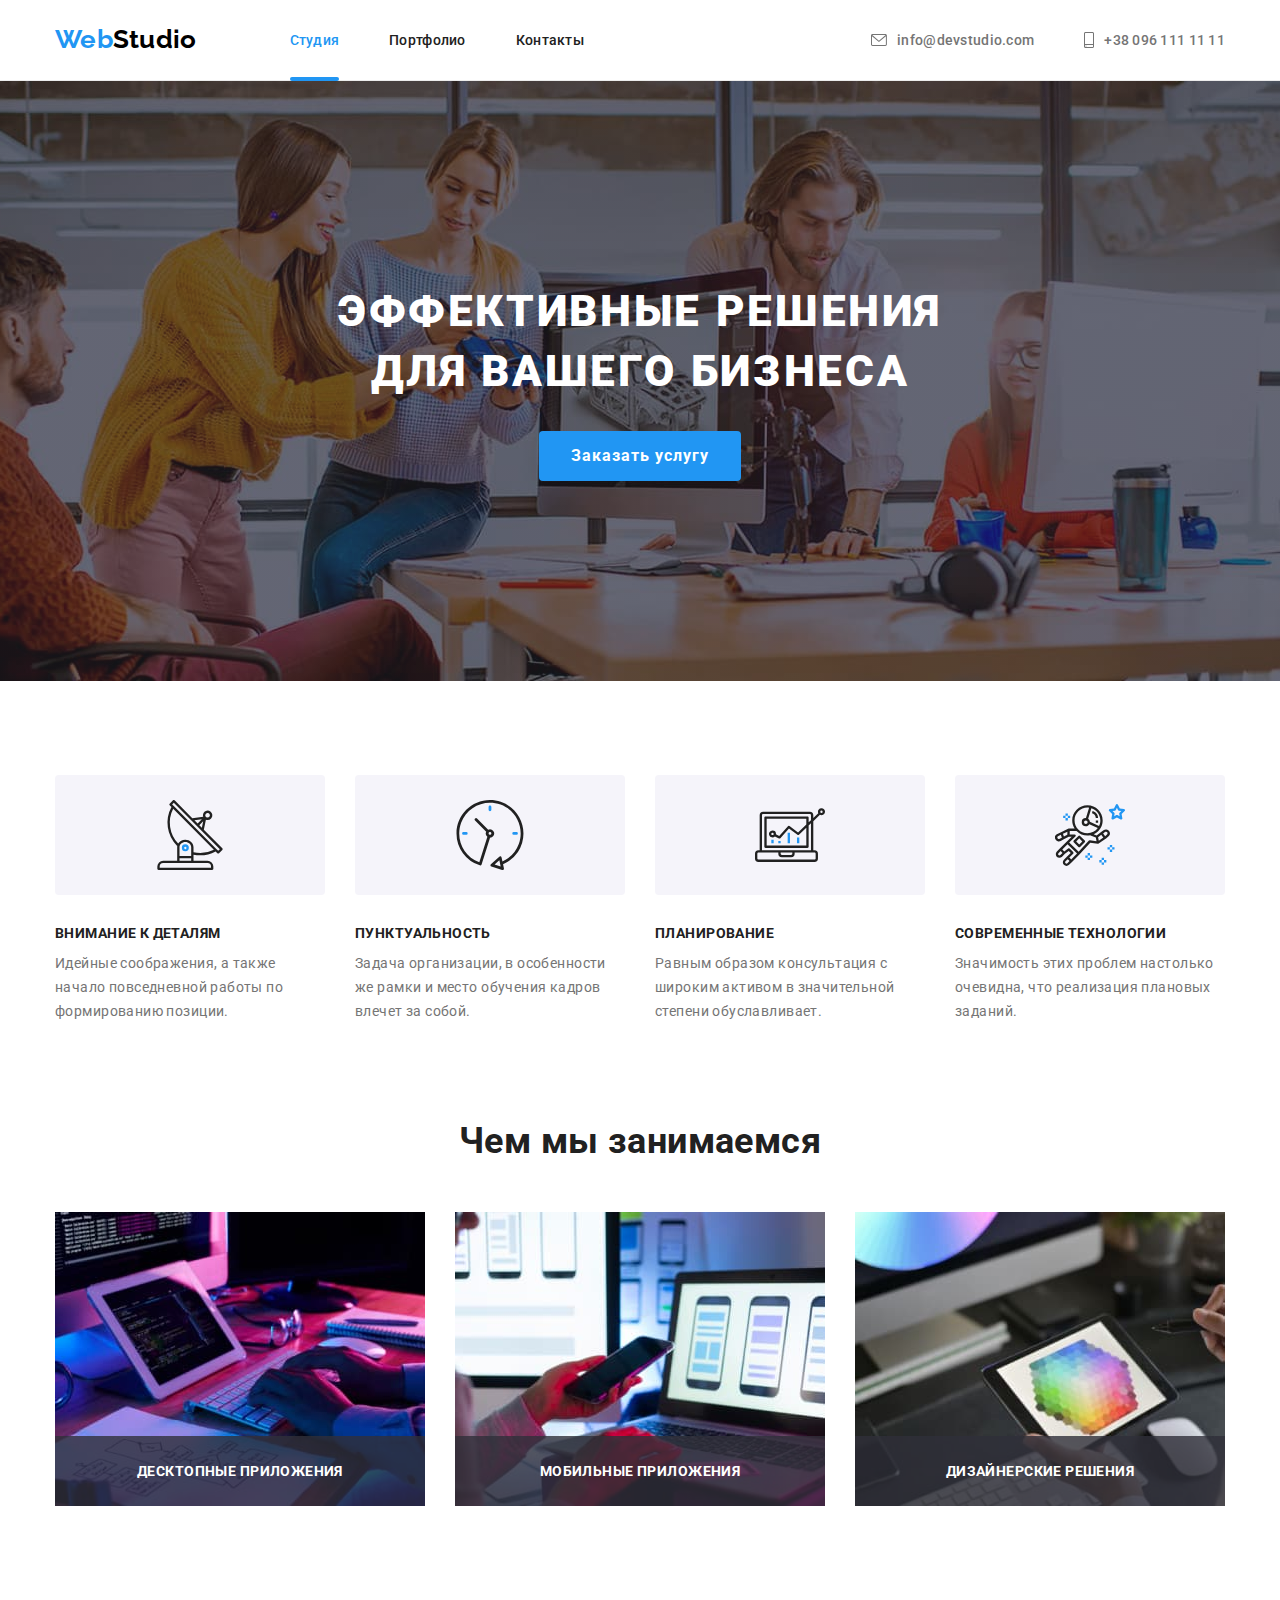
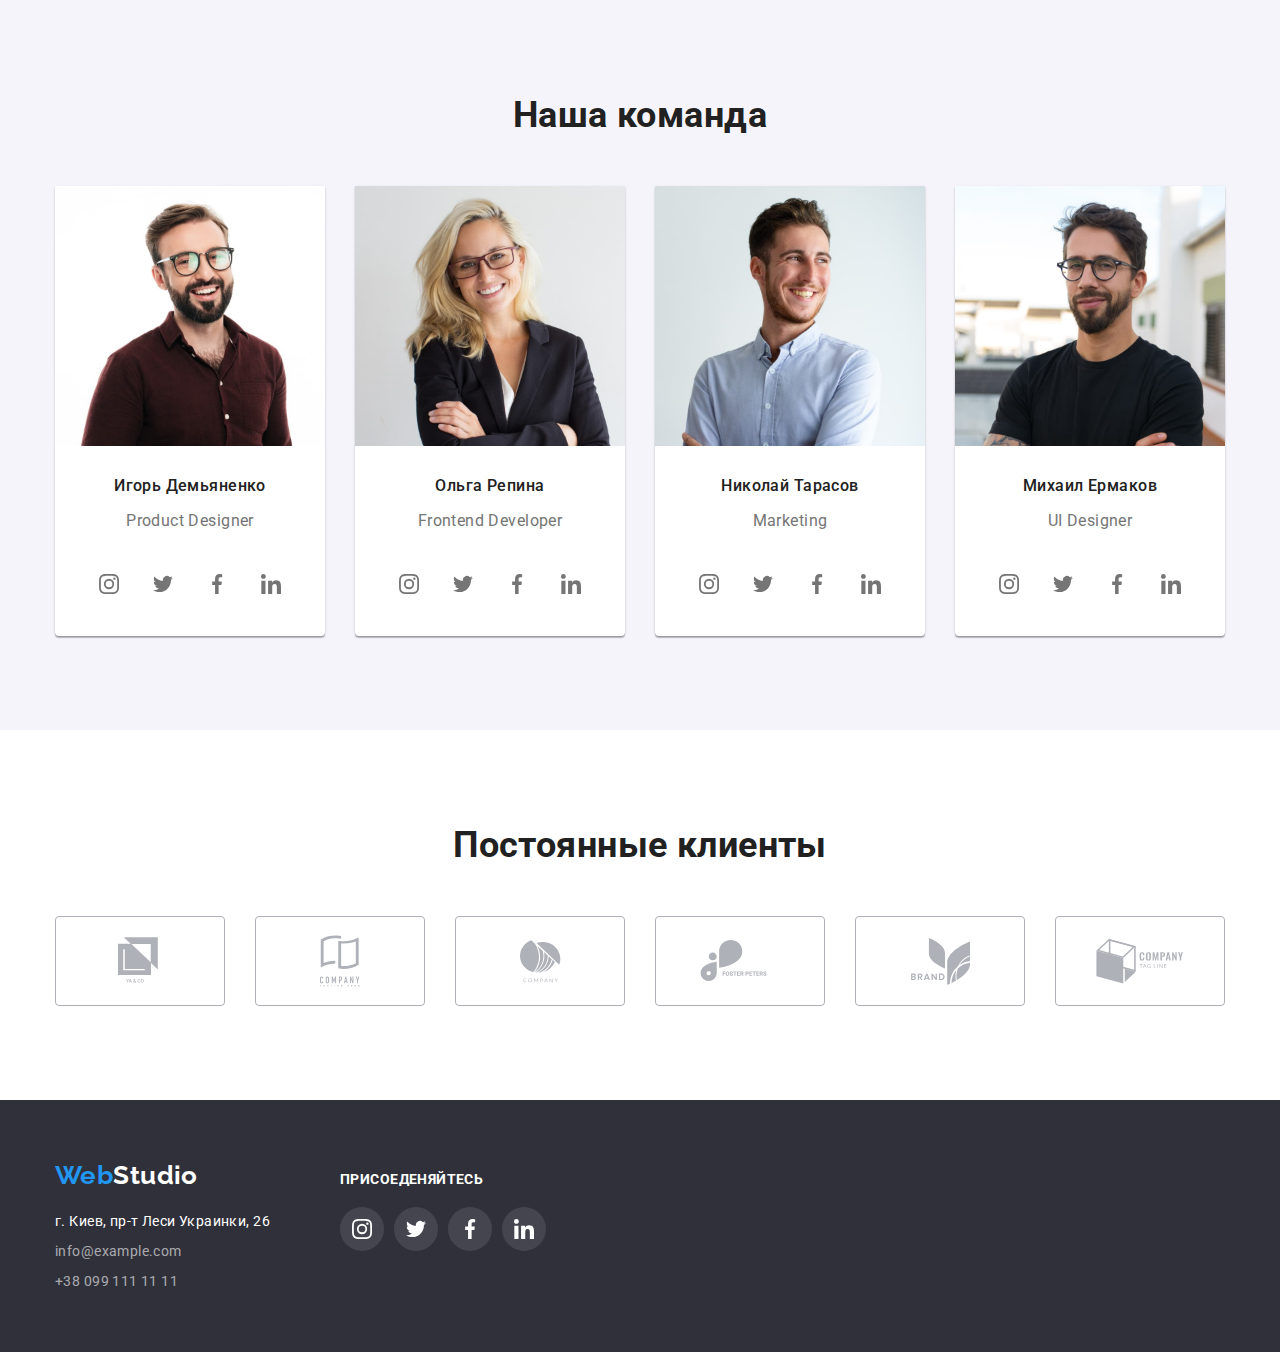
<file: index.html>
<!DOCTYPE html>
<html lang="ru">
  <head>
    <meta charset="UTF-8" />
    <meta name="viewport" content="width=device-width, initial-scale=1.0" />
    <title>WebStudio</title>
    <link
      href="https://fonts.googleapis.com/css2?family=Raleway:wght@700&family=Roboto:wght@400;500;700;900&display=swap"
      rel="stylesheet"
    />
    <link
      rel="stylesheet"
      href="https://cdnjs.cloudflare.com/ajax/libs/modern-normalize/1.0.0/modern-normalize.min.css"
    />
    <link rel="stylesheet" href="./css/styles.css" />
  </head>
  <body>
    <!-- Верхняя линия сайта -->

    <header class="hat-page" id="home-page">
      <div class="container">
        <nav class="nav">
          <!-- Логотип компании -->

          <a class="logo link" href="#home-page">
            <span class="accent">Web</span>Studio
          </a>

          <ul class="site-nav list">
            <li class="site-nav-item">
              <a
                class="link site-nav-link site-nav-link-active"
                href="#home-page"
                >Студия</a
              >
            </li>
            <li class="site-nav-item">
              <a class="link site-nav-link" href="./portfolio.html"
                >Портфолио</a
              >
            </li>
            <li class="site-nav-item">
              <a class="link site-nav-link" href="#">Контакты</a>
            </li>
          </ul>
        </nav>

        <ul class="communications list">
          <!-- Ссылка на адрес электронной почты -->

          <li class="item">
            <a
              class="communications-link link"
              href="mailto:info@devstudio.com"
            >
              <svg class="icon envelope">
                <use href="./images/svg/sprite.svg#envelope"></use>
              </svg>
              info@devstudio.com</a
            >
          </li>

          <!-- Ссылка на телефоный номер -->

          <li class="item">
            <a class="communications-link link" href="tel:+38-096-111-11-11">
              <svg class="icon smartphone">
                <use href="./images/svg/sprite.svg#smartphone"></use>
              </svg>
              +38 096 111 11 11</a
            >
          </li>
        </ul>
      </div>
    </header>

    <main>
      <!-- Шапка -->

      <section class="banner">
        <div class="container">
          <h1 class="banner-title">Эффективные решения для вашего бизнеса</h1>
          <button class="button" data-modal-open type="button">
            Заказать услугу
          </button>
        </div>
      </section>

      <!-- Особенности -->

      <section class="section">
        <div class="container feature">
          <h2 class="section-title none-display">Особенности</h2>

          <ul class="feature-list list">
            <li class="item icon-antenna">
              <h3 class="title">Внимание к деталям</h3>
              <p class="text">
                Идейные соображения, а также начало повседневной работы по
                формированию позиции.
              </p>
            </li>
            <li class="item icon-clock">
              <h3 class="title">Пунктуальность</h3>
              <p class="text">
                Задача организации, в особенности же рамки и место обучения
                кадров влечет за собой.
              </p>
            </li>
            <li class="item icon-diagram">
              <h3 class="title">Планирование</h3>
              <p class="text">
                Равным образом консультация с широким активом в значительной
                степени обуславливает.
              </p>
            </li>
            <li class="item icon-astronaut">
              <h3 class="title">Современные технологии</h3>
              <p class="text">
                Значимость этих проблем настолько очевидна, что реализация
                плановых заданий.
              </p>
            </li>
          </ul>
        </div>
      </section>

      <!-- Чем мы занимаемся -->

      <section class="section">
        <div class="container practice">
          <h2 class="section-title">Чем мы занимаемся</h2>
          <ul class="practice-list list">
            <li class="item">
              <img
                class="practice-item-image"
                src="./images/box-1.jpg"
                alt="Написание кода программы"
                width="370"
              />
              <div class="practice-item-box">
                <p class="practice-item-text">Десктопные приложения</p>
              </div>
            </li>
            <li class="item">
              <img
                class="practice-item-image"
                src="./images/box-2.jpg"
                alt="Создание структуры программы"
                width="370"
              />
              <div class="practice-item-box">
                <p class="practice-item-text">Мобильные приложения</p>
              </div>
            </li>
            <li class="item">
              <img
                class="practice-item-image"
                src="./images/box-3.jpg"
                alt="Разработка дизайна проэкта"
                width="370"
              />
              <div class="practice-item-box">
                <p class="practice-item-text">Дизайнерские решения</p>
              </div>
            </li>
          </ul>
        </div>
      </section>

      <!-- Наша команда -->

      <section class="section team">
        <div class="container team-box">
          <h2 class="section-title">Наша команда</h2>

          <ul class="team-list list">
            <li class="team-item item">
              <img
                src="./images/product-desinger.jpg"
                alt="Дизайнер продукта"
                width="270"
              />
              <div class="text">
                <h3 class="title">Игорь Демьяненко</h3>
                <p class="career">Product Designer</p>
              </div>

              <ul class="team-social-list list">
                <li class="team-social-item item">
                  <a
                    class="team-social-link link"
                    href="http://www.instagram.com/?hl=ru"
                  >
                    <svg class="team-instagram">
                      <use href="./images/svg/sprite.svg#instagram"></use>
                    </svg>
                  </a>
                </li>
                <li class="team-social-item item">
                  <a
                    class="team-social-link link"
                    href="http://twitter.com/?lang=ru"
                  >
                    <svg class="team-twitter">
                      <use href="./images/svg/sprite.svg#twitter"></use>
                    </svg>
                  </a>
                </li>
                <li class="team-social-item item">
                  <a
                    class="team-social-link link"
                    href="http://www.facebook.com/"
                  >
                    <svg class="team-facebook">
                      <use href="./images/svg/sprite.svg#facebook"></use>
                    </svg>
                  </a>
                </li>
                <li class="team-social-item item">
                  <a
                    class="team-social-link link"
                    href="http://www.linkedin.com/"
                  >
                    <svg class="team-linkedin">
                      <use href="./images/svg/sprite.svg#linkedin"></use>
                    </svg>
                  </a>
                </li>
              </ul>
            </li>

            <li class="team-item item">
              <img
                src="./images/frontend-developer.jpg"
                alt="Фронтенд разработчик"
                width="270"
              />
              <div class="text">
                <h3 class="title">Ольга Репина</h3>
                <p class="career">Frontend Developer</p>
              </div>

              <ul class="team-social-list list">
                <li class="team-social-item item">
                  <a
                    class="team-social-link link"
                    href="http://www.instagram.com/?hl=ru"
                  >
                    <svg class="team-instagram">
                      <use href="./images/svg/sprite.svg#instagram"></use>
                    </svg>
                  </a>
                </li>
                <li class="team-social-item item">
                  <a
                    class="team-social-link link"
                    href="http://twitter.com/?lang=ru"
                  >
                    <svg class="team-twitter">
                      <use href="./images/svg/sprite.svg#twitter"></use>
                    </svg>
                  </a>
                </li>
                <li class="team-social-item item">
                  <a
                    class="team-social-link link"
                    href="http://www.facebook.com/"
                  >
                    <svg class="team-facebook">
                      <use href="./images/svg/sprite.svg#facebook"></use>
                    </svg>
                  </a>
                </li>
                <li class="team-social-item item">
                  <a
                    class="team-social-link link"
                    href="http://www.linkedin.com/"
                  >
                    <svg class="team-linkedin">
                      <use href="./images/svg/sprite.svg#linkedin"></use>
                    </svg>
                  </a>
                </li>
              </ul>
            </li>

            <li class="team-item item">
              <img src="./images/marketing.jpg" alt="Маркетолог" width="270" />
              <div class="text">
                <h3 class="title">Николай Тарасов</h3>
                <p class="career">Marketing</p>
              </div>

              <ul class="team-social-list list">
                <li class="team-social-item item">
                  <a
                    class="team-social-link link"
                    href="http://www.instagram.com/?hl=ru"
                  >
                    <svg class="team-instagram">
                      <use href="./images/svg/sprite.svg#instagram"></use>
                    </svg>
                  </a>
                </li>
                <li class="team-social-item item">
                  <a
                    class="team-social-link link"
                    href="http://twitter.com/?lang=ru"
                  >
                    <svg class="team-twitter">
                      <use href="./images/svg/sprite.svg#twitter"></use>
                    </svg>
                  </a>
                </li>
                <li class="team-social-item item">
                  <a
                    class="team-social-link link"
                    href="http://www.facebook.com/"
                  >
                    <svg class="team-facebook">
                      <use href="./images/svg/sprite.svg#facebook"></use>
                    </svg>
                  </a>
                </li>
                <li class="team-social-item item">
                  <a
                    class="team-social-link link"
                    href="http://www.linkedin.com/"
                  >
                    <svg class="team-linkedin">
                      <use href="./images/svg/sprite.svg#linkedin"></use>
                    </svg>
                  </a>
                </li>
              </ul>
            </li>

            <li class="team-item item">
              <img
                src="./images/ui-desinger.jpg"
                alt="Дизайнер пользовательского интерфейса"
                width="270"
              />
              <div class="text">
                <h3 class="title">Михаил Ермаков</h3>
                <p class="career">UI Designer</p>
              </div>

              <ul class="team-social-list list">
                <li class="team-social-item item">
                  <a
                    class="team-social-link link"
                    href="http://www.instagram.com/?hl=ru"
                  >
                    <svg class="team-instagram">
                      <use href="./images/svg/sprite.svg#instagram"></use>
                    </svg>
                  </a>
                </li>
                <li class="team-social-item item">
                  <a
                    class="team-social-link link"
                    href="http://twitter.com/?lang=ru"
                  >
                    <svg class="team-twitter">
                      <use href="./images/svg/sprite.svg#twitter"></use>
                    </svg>
                  </a>
                </li>
                <li class="team-social-item item">
                  <a
                    class="team-social-link link"
                    href="http://www.facebook.com/"
                  >
                    <svg class="team-facebook">
                      <use href="./images/svg/sprite.svg#facebook"></use>
                    </svg>
                  </a>
                </li>
                <li class="team-social-item item">
                  <a
                    class="team-social-link link"
                    href="http://www.linkedin.com/"
                  >
                    <svg class="team-linkedin">
                      <use href="./images/svg/sprite.svg#linkedin"></use>
                    </svg>
                  </a>
                </li>
              </ul>
            </li>
          </ul>
        </div>
      </section>

      <!-- Постоянные клиенты -->

      <section class="section">
        <div class="container clients">
          <h2 class="title">Постоянные клиенты</h2>
          <ul class="client-list list">
            <li class="item">
              <a class="client-link link" href="#">
                <svg class="client-1 client-list-icon">
                  <use href="./images/svg/sprite.svg#logo-1"></use>
                </svg>
              </a>
            </li>
            <li class="item">
              <a class="client-link link" href="#">
                <svg class="client-2 client-list-icon">
                  <use href="./images/svg/sprite.svg#logo-2"></use>
                </svg>
              </a>
            </li>
            <li class="item">
              <a class="client-link link" href="#">
                <svg class="client-3 client-list-icon">
                  <use href="./images/svg/sprite.svg#logo-3"></use>
                </svg>
              </a>
            </li>
            <li class="item">
              <a class="client-link link" href="#">
                <svg class="client-4 client-list-icon">
                  <use href="./images/svg/sprite.svg#logo-4"></use>
                </svg>
              </a>
            </li>
            <li class="item">
              <a class="client-link link" href="#">
                <svg class="client-5 client-list-icon">
                  <use href="./images/svg/sprite.svg#logo-5"></use>
                </svg>
              </a>
            </li>
            <li class="item">
              <a class="client-link link" href="#">
                <svg class="client-6 client-list-icon">
                  <use href="./images/svg/sprite.svg#logo-6"></use>
                </svg>
              </a>
            </li>
          </ul>
        </div>
      </section>
    </main>

    <!-- Футер -->

    <footer class="footer">
      <div class="container footer-box">
        <div class="main-address">
          <a class="logo link" href="#home-page">
            <p class="title text"><span class="accent">Web</span>Studio</p>
          </a>

          <!-- Адрес -->

          <address class="address">
            <ul class="address-list list">
              <li class="address-item item">
                <p>г. Киев, пр-т Леси Украинки, 26</p>
              </li>
              <li class="address-item item">
                <a class="address-link link" href="mailto:info@example.com"
                  >info@example.com</a
                >
              </li>
              <li class="address-item item">
                <a class="address-link link" href="tel:+38-099-111-11-11"
                  >+38 099 111 11 11</a
                >
              </li>
            </ul>
          </address>
        </div>

        <!-- Социальные ссылки -->

        <div class="social">
          <h2 class="title">Присоеденяйтесь</h2>
          <ul class="social-list list">
            <li class="item">
              <a
                class="link instagram-link"
                href="https://www.instagram.com/?hl=ru"
              ></a>
            </li>
            <li class="item">
              <a
                class="link twitter-link"
                href="https://twitter.com/?lang=ru"
              ></a>
            </li>
            <li class="item">
              <a
                class="link facebook-link"
                href="https://www.facebook.com/"
              ></a>
            </li>
            <li class="item">
              <a
                class="link linkedin-link"
                href="https://www.linkedin.com/"
              ></a>
            </li>
          </ul>
        </div>
      </div>
    </footer>

    <!-- Модальное окно -->

    <div class="backdrop is-hidden" data-modal>
      <div class="modal">
        <button class="button-close" data-modal-close type="button">
          <svg class="button-close-svg">
            <use href="./images/svg/sprite.svg#btn-close"></use>
          </svg>
        </button>
      </div>
    </div>

    <script src="./js/modal.js"></script>
  </body>
</html>
</file>
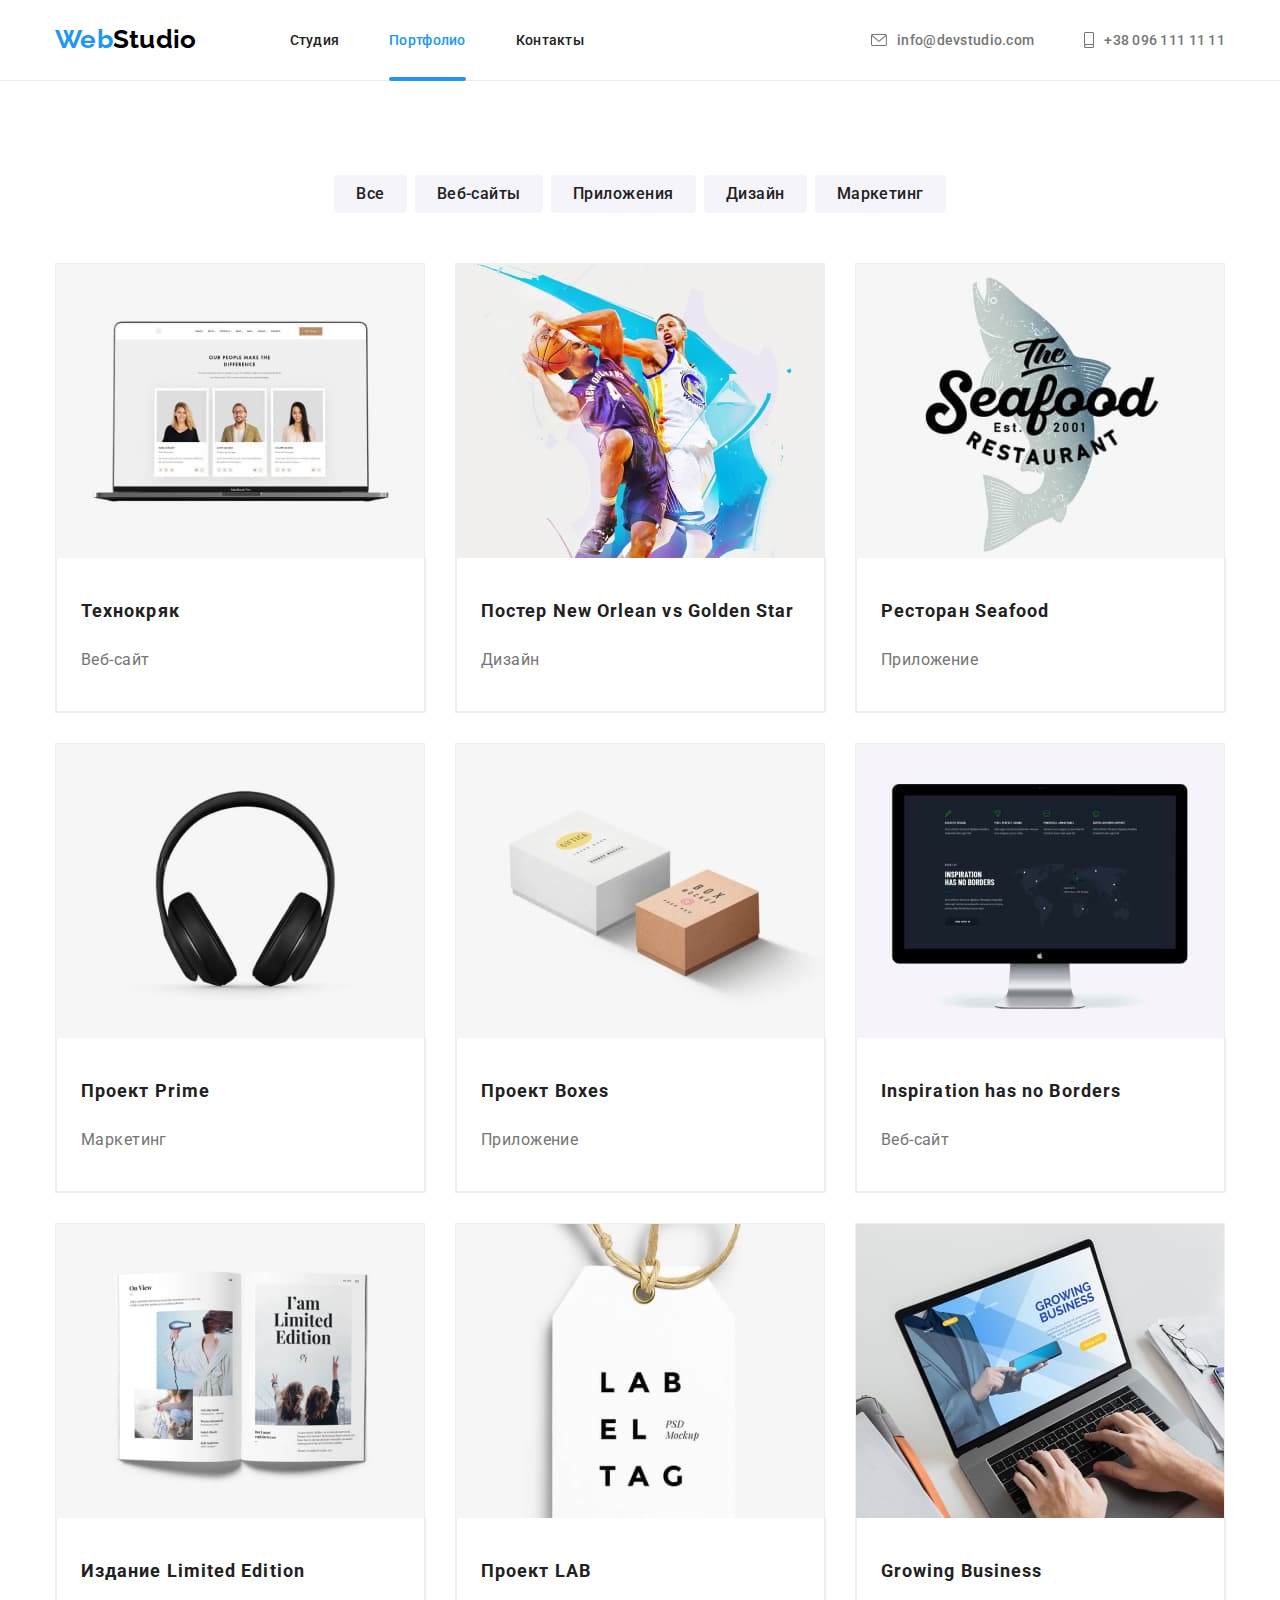
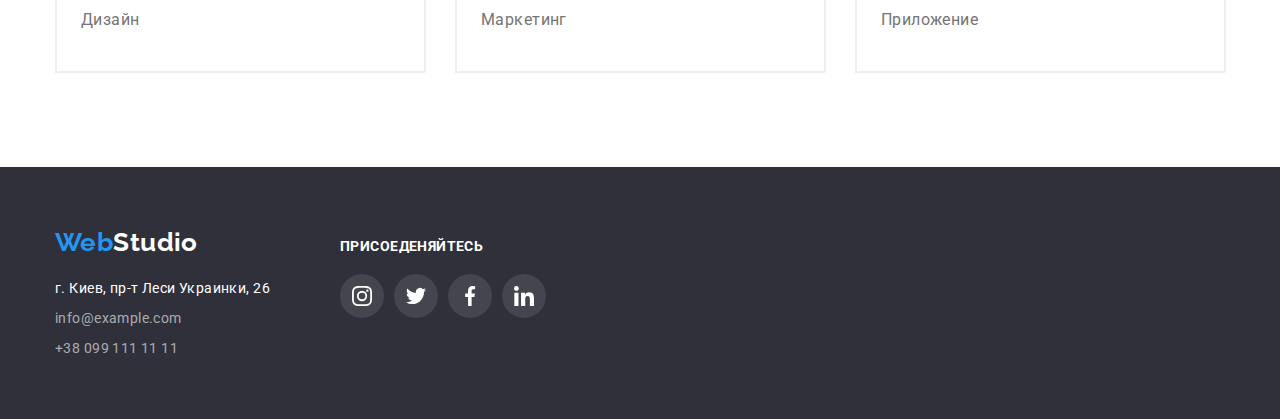
<file: portfolio.html>
<!DOCTYPE html>
<html lang="ru">
  <head>
    <meta charset="UTF-8" />
    <meta name="viewport" content="width=device-width, initial-scale=1.0" />
    <title>Portfolio Webstudio</title>
    <link
      href="https://fonts.googleapis.com/css2?family=Raleway:wght@700&family=Roboto:wght@400;500;700;900&display=swap"
      rel="stylesheet"
    />
    <link
      rel="stylesheet"
      href="https://cdnjs.cloudflare.com/ajax/libs/modern-normalize/1.0.0/modern-normalize.min.css"
    />
    <link rel="stylesheet" href="./css/styles.css" />
  </head>
  <body>
    <!-- Верхняя линия сайта -->

    <header class="hat-page" id="portfolio-page">
      <div class="container">
        <nav class="nav">
          <!-- Логотип компании -->

          <a class="logo link" href="./index.html">
            <span class="accent">Web</span>Studio
          </a>

          <ul class="site-nav list">
            <li class="site-nav-item">
              <a class="link site-nav-link" href="./index.html">Студия</a>
            </li>
            <li class="site-nav-item">
              <a
                class="link site-nav-link site-nav-link-active"
                href="#portfolio-page"
                >Портфолио</a
              >
            </li>
            <li class="site-nav-item">
              <a class="link site-nav-link" href="#">Контакты</a>
            </li>
          </ul>
        </nav>

        <ul class="communications list">
          <!-- Ссылка на адрес электронной почты -->

          <li class="item">
            <a
              class="communications-link link"
              href="mailto:info@devstudio.com"
            >
              <svg class="icon envelope">
                <use href="./images/svg/sprite.svg#envelope"></use>
              </svg>
              info@devstudio.com</a
            >
          </li>

          <!-- Ссылка на телефоный номер -->

          <li class="item">
            <a class="communications-link link" href="tel:+38-096-111-11-11">
              <svg class="icon smartphone">
                <use href="./images/svg/sprite.svg#smartphone"></use>
              </svg>
              +38 096 111 11 11</a
            >
          </li>
        </ul>
      </div>
    </header>

    <main>
      <!-- Портфолио -->

      <div class="container">
        <section class="filter">
          <h1 class="none-display">Портфолио</h1>

          <!-- Фильтр проэктов -->

          <ul class="list filter-button">
            <li class="item">
              <button class="button" type="button">Все</button>
            </li>
            <li class="item">
              <button class="button" type="button">Веб-сайты</button>
            </li>
            <li class="item">
              <button class="button" type="button">Приложения</button>
            </li>
            <li class="item">
              <button class="button" type="button">Дизайн</button>
            </li>
            <li class="item">
              <button class="button" type="button">Маркетинг</button>
            </li>
          </ul>

          <!-- Каталог проэктов -->

          <div class="catalog">
            <ul class="catalog-list list">
              <li class="catalog-item">
                <a class="link" href="#">
                  <div class="catalog-description">
                    <img
                      src="./images/techno.jpg"
                      alt="Сайт компании Технокряк"
                      width="370"
                    />
                    <div class="catalog-description-pullout">
                      <p class="catalog-description-text">
                        Технокряк это современная площадка распространения
                        коронавируса. Компании используют эту платформу для
                        цифрового шпионажа и атак на защищённые сервера
                        конкурентов.
                      </p>
                    </div>
                  </div>
                  <div class="catalog-text">
                    <h2 class="title">Технокряк</h2>
                    <p class="project">Веб-сайт</p>
                  </div>
                </a>
              </li>

              <li class="catalog-item">
                <a class="link" href="#">
                  <div class="catalog-description">
                    <img
                      src="./images/poster-orlean-star.jpg"
                      alt="Игра New Orlean против Golden Star"
                      width="370"
                    />
                    <div class="catalog-description-pullout">
                      <p class="catalog-description-text">
                        Технокряк это современная площадка распространения
                        коронавируса. Компании используют эту платформу для
                        цифрового шпионажа и атак на защищённые сервера
                        конкурентов.
                      </p>
                    </div>
                  </div>
                  <div class="catalog-text">
                    <h2 class="title">Постер New Orlean vs Golden Star</h2>
                    <p class="project">Дизайн</p>
                  </div>
                </a>
              </li>

              <li class="catalog-item">
                <a class="link" href="#">
                  <div class="catalog-description">
                    <img
                      src="./images/restaurant-seafood.jpg"
                      alt="Ресторан Seafood"
                      width="370"
                    />
                    <div class="catalog-description-pullout">
                      <p class="catalog-description-text">
                        Технокряк это современная площадка распространения
                        коронавируса. Компании используют эту платформу для
                        цифрового шпионажа и атак на защищённые сервера
                        конкурентов.
                      </p>
                    </div>
                  </div>
                  <div class="catalog-text">
                    <h2 class="title">Ресторан Seafood</h2>
                    <p class="project">Приложение</p>
                  </div>
                </a>
              </li>

              <li class="catalog-item">
                <a class="link" href="#">
                  <div class="catalog-description">
                    <img
                      src="./images/prime.jpg"
                      alt="Проект Prime"
                      width="370"
                    />
                    <div class="catalog-description-pullout">
                      <p class="catalog-description-text">
                        Технокряк это современная площадка распространения
                        коронавируса. Компании используют эту платформу для
                        цифрового шпионажа и атак на защищённые сервера
                        конкурентов.
                      </p>
                    </div>
                  </div>
                  <div class="catalog-text">
                    <h2 class="title">Проект Prime</h2>
                    <p class="project">Маркетинг</p>
                  </div>
                </a>
              </li>

              <li class="catalog-item">
                <a class="link" href="#">
                  <div class="catalog-description">
                    <img
                      src="./images/boxes.jpg"
                      alt="Проект Boxes"
                      width="370"
                    />
                    <div class="catalog-description-pullout">
                      <p class="catalog-description-text">
                        Технокряк это современная площадка распространения
                        коронавируса. Компании используют эту платформу для
                        цифрового шпионажа и атак на защищённые сервера
                        конкурентов.
                      </p>
                    </div>
                  </div>
                  <div class="catalog-text">
                    <h2 class="title">Проект Boxes</h2>
                    <p class="project">Приложение</p>
                  </div>
                </a>
              </li>

              <li class="catalog-item">
                <a class="link" href="#">
                  <div class="catalog-description">
                    <img
                      src="./images/inspiration.jpg"
                      alt="У вдохновения нет границ"
                      width="370"
                    />
                    <div class="catalog-description-pullout">
                      <p class="catalog-description-text">
                        Технокряк это современная площадка распространения
                        коронавируса. Компании используют эту платформу для
                        цифрового шпионажа и атак на защищённые сервера
                        конкурентов.
                      </p>
                    </div>
                  </div>
                  <div class="catalog-text">
                    <h2 class="title">Inspiration has no Borders</h2>
                    <p class="project">Веб-сайт</p>
                  </div></a
                >
              </li>

              <li class="catalog-item">
                <a class="link" href="#">
                  <div class="catalog-description">
                    <img
                      src="./images/limited-edition.jpg"
                      alt="Издание Limited Edition"
                      width="370"
                    />
                    <div class="catalog-description-pullout">
                      <p class="catalog-description-text">
                        Технокряк это современная площадка распространения
                        коронавируса. Компании используют эту платформу для
                        цифрового шпионажа и атак на защищённые сервера
                        конкурентов.
                      </p>
                    </div>
                  </div>
                  <div class="catalog-text">
                    <h2 class="title">Издание Limited Edition</h2>
                    <p class="project">Дизайн</p>
                  </div></a
                >
              </li>

              <li class="catalog-item">
                <a class="link" href="#">
                  <div class="catalog-description">
                    <img src="./images/lab.jpg" alt="Проект LAB" width="370" />
                    <div class="catalog-description-pullout">
                      <p class="catalog-description-text">
                        Технокряк это современная площадка распространения
                        коронавируса. Компании используют эту платформу для
                        цифрового шпионажа и атак на защищённые сервера
                        конкурентов.
                      </p>
                    </div>
                  </div>
                  <div class="catalog-text">
                    <h2 class="title">Проект LAB</h2>
                    <p class="project">Маркетинг</p>
                  </div></a
                >
              </li>

              <li class="catalog-item">
                <a class="link" href="#">
                  <div class="catalog-description">
                    <img
                      src="./images/growing-business.jpg"
                      alt="Растущий бизнес"
                      width="370"
                    />
                    <div class="catalog-description-pullout">
                      <p class="catalog-description-text">
                        Технокряк это современная площадка распространения
                        коронавируса. Компании используют эту платформу для
                        цифрового шпионажа и атак на защищённые сервера
                        конкурентов.
                      </p>
                    </div>
                  </div>
                  <div class="catalog-text">
                    <h2 class="title">Growing Business</h2>
                    <p class="project">Приложение</p>
                  </div></a
                >
              </li>
            </ul>
          </div>
        </section>
      </div>
    </main>

    <!-- Футер -->

    <footer class="footer">
      <div class="container footer-box">
        <div class="main-address">
          <a class="logo link" href="./index.html">
            <p class="title text"><span class="accent">Web</span>Studio</p>
          </a>

          <!-- Адрес -->

          <address class="address">
            <ul class="address-list list">
              <li class="address-item item">
                <p>г. Киев, пр-т Леси Украинки, 26</p>
              </li>
              <li class="address-item item">
                <a class="address-link link" href="mailto:info@example.com"
                  >info@example.com</a
                >
              </li>
              <li class="address-item item">
                <a class="address-link link" href="tel:+38-099-111-11-11"
                  >+38 099 111 11 11</a
                >
              </li>
            </ul>
          </address>
        </div>

        <!-- Социальные ссылки -->

        <div class="social">
          <h2 class="title">Присоеденяйтесь</h2>
          <ul class="social-list list">
            <li class="item">
              <a
                href="https://www.instagram.com/?hl=ru"
                class="link instagram-link"
              ></a>
            </li>
            <li class="item">
              <a
                href="https://twitter.com/?lang=ru"
                class="link twitter-link"
              ></a>
            </li>
            <li class="item">
              <a
                href="https://www.facebook.com/"
                class="link facebook-link"
              ></a>
            </li>
            <li class="item">
              <a
                href="https://www.linkedin.com/"
                class="link linkedin-link"
              ></a>
            </li>
          </ul>
        </div>
      </div>
    </footer>
  </body>
</html>
</file>
<file: css/styles.css>
/* цвет основного текста #757575 */
/* вторичный цвет текста #212121 */
/* дополнительный цвет текста rgba(255, 255, 255, 0.6) */
/* цвет логотипа #000000 */
/* цвет акцента #2196F3 */
/* первичный цвет фона #ffffff */
/* вторичный цвет фона #F5F4FA */
/* темный цвет #2f303a */
/* цвет рамки #eeeeee */
/* цвет слоя баннера rgba(47, 48, 58, 0.4) */
/* основной цвет иконок #afb1b8 */

/* стили для теста
 background-color: plum;
  outline: 1px solid blue; */

:root {
  --primary-text-color: #757575;
  --secondary-text-color: #212121;
  --accent-color: #2196f3;
  --primary-color: #ffffff;
  --secondary-color: #f5f4fa;
  --dark-color: #2f303a;
  --border-color: #eeeeee;
  --primary-icon-color: #afb1b8;
}

body {
  background-color: var(--primary-color);
  color: var(--primary-text-color);

  font-family: Roboto, sans-serif;
  font-style: normal;
  font-weight: 400;
  font-size: 14px;
  /*  1.71 */
  line-height: calc(24 / 14);
  letter-spacing: 0.03em;
}

.list {
  padding: 0;
  margin: 0;
  list-style: none;
}

.link {
  text-decoration: none;
}

/* Button */

.button {
  font-family: inherit;
}

/* Container */

.container {
  width: 1200px;
  margin-left: auto;
  margin-right: auto;
  padding-left: 15px;
  padding-right: 15px;
}

/* Logo */

.logo {
  padding-top: 24px;
  padding-bottom: 24px;

  color: #000000;

  font-family: Raleway, sans-serif;
  font-weight: 700;
  font-size: 26px;
  /* 1.19 */
  line-height: calc(31 / 26);
}

.logo .accent {
  color: var(--accent-color);
}

.logo .link {
  display: block;
}

/* Site nav */

.hat-page {
  font-weight: 500;
  /*  1.14 */
  line-height: calc(16 / 14);
  letter-spacing: 0.02em;

  border-bottom: 1px solid #ececec;
}

.hat-page .container {
  display: flex;
}

.nav {
  display: flex;
}
.site-nav {
  display: flex;
  margin-left: 93px;
}

.site-nav-item:not(:last-child) {
  margin-right: 50px;
}

.site-nav-link {
  display: block;
  padding-top: 32px;
  padding-bottom: 32px;

  color: var(--secondary-text-color);
  transition-property: color;
  transition-duration: 250ms;
  transition-timing-function: cubic-bezier(0.4, 0, 0.2, 1);
}

.site-nav-link:hover,
.site-nav-link:focus {
  color: var(--accent-color);
}

.site-nav-link-active {
  color: var(--accent-color);
}

.site-nav-item {
  position: relative;
}

.site-nav-item .site-nav-link-active::after {
  position: absolute;
  width: 100%;
  height: 4px;
  bottom: -1px;

  display: block;
  content: "";

  background-color: var(--accent-color);

  border-radius: 2px;
}

.communications {
  display: flex;
  margin-left: auto;
}

.communications .item + .item {
  margin-left: 50px;
}

.communications .link {
  display: inline-flex;
  align-items: center;
  padding-top: 32px;
  padding-bottom: 32px;

  color: var(--primary-text-color);
  transition-property: color;
  transition-duration: 250ms;
  transition-timing-function: cubic-bezier(0.4, 0, 0.2, 1);
}

.communications-link:hover,
.communications-link:focus {
  color: var(--accent-color);
}

.communications .icon {
  margin-right: 10px;
  fill: var(--primary-text-color);
}

.envelope {
  width: 16px;
  height: 12px;
}

.smartphone {
  width: 10px;
  height: 16px;
}

.communications-link:hover .icon {
  fill: var(--accent-color);
}

/* - .none-display  временно, позже переделать!  - */

.none-display {
  display: none;
}

/* ----- Стили главной страницы index.html ----- */

/* Banner */

.banner {
  display: flex;
  flex-direction: column;
  justify-content: center;
  align-items: center;

  margin-left: auto;
  margin-right: auto;
  max-width: 1600px;
  height: 600px;

  background-color: var(--dark-color);
  background-image: linear-gradient(
      to right,
      rgba(47, 48, 58, 0.4),
      rgba(47, 48, 58, 0.4)
    ),
    url(../images/banner.jpg);
  background-position: center;
}

.banner .container {
  text-align: center;
}

.banner-title {
  max-width: 696px;
  margin-top: 0;
  margin-left: auto;
  margin-right: auto;
  margin-bottom: 30px;

  color: var(--primary-color);

  font-weight: 900;
  font-size: 44px;
  /* 1.36 */
  line-height: calc(60 / 44);
  letter-spacing: 0.06em;
  text-transform: uppercase;
}

.banner .button {
  min-width: 200px;
  padding-top: 10px;
  padding-left: 32px;
  padding-right: 32px;
  padding-bottom: 10px;

  border: none;
  border-radius: 4px;

  background-color: var(--accent-color);

  color: var(--primary-color);

  font-weight: 700;
  font-size: 16px;
  /* 1.87 */
  line-height: calc(30 / 16);
  letter-spacing: 0.06em;
}

/* Section */

.section-title {
  margin-top: 0;
  margin-bottom: 0;

  color: var(--secondary-text-color);

  font-weight: 700;
  font-size: 36px;
  /* 1.17 */
  line-height: calc(42 / 36);
  text-align: center;
}

/* Features */

.feature {
  padding-top: 94px;
}

.feature-list {
  display: flex;
}

.feature-list .title {
  margin-top: 0;
  margin-bottom: 10px;

  color: var(--secondary-text-color);

  font-weight: 700;
  font-size: 14px;
  line-height: calc(16 / 14);
  text-transform: uppercase;
}

.feature-list .item {
  width: calc((100% - 30px * 3) / 4);
  padding-bottom: 3px;
}

.feature-list .item:not(:last-child),
.practice-list .item:not(:last-child) {
  margin-right: 30px;
}

.feature-list .item::before {
  display: block;
  margin-bottom: 30px;
  content: "";
  height: 120px;

  background-color: var(--secondary-color);
  border-radius: 4px;
  background-repeat: no-repeat;
  background-position: center;
}

.icon-antenna::before {
  background-image: url(../images/svg/antenna.svg);
}

.icon-clock::before {
  background-image: url(../images/svg/clock.svg);
}

.icon-diagram::before {
  background-image: url(../images/svg/diagram.svg);
}

.icon-astronaut::before {
  background-image: url(../images/svg/astronaut.svg);
}

.feature-list .text {
  margin-top: 0;
  margin-bottom: 0;
}

/* Practice */

.practice {
  padding-top: 94px;
  padding-bottom: 94px;
}

.practice-list,
.team-list {
  display: flex;
  margin-top: 50px;
}

.practice-item-box {
  position: absolute;
  bottom: 0;
  left: 0;

  display: flex;
  justify-content: center;
  align-items: center;

  width: 370px;
  height: 70px;

  background-color: rgba(47, 48, 58, 0.8);
}

.practice-item-image,
.team-list img {
  display: block;
}

.practice-list .item {
  position: relative;
  display: block;
  width: calc((100% - 30px * 2) / 3);
}

.practice-item-text {
  margin-top: 0;
  margin-bottom: 0;

  font-weight: 700;
  line-height: calc(16 / 14);
  text-align: center;
  text-transform: uppercase;

  color: var(--primary-color);
}

/* Team */

.team {
  background-color: var(--secondary-color);
}

.team-box {
  padding-top: 94px;
  padding-bottom: 94px;
}

.team-item {
  display: block;

  width: calc((100% - 30px * 3) / 4);
  text-align: center;

  box-shadow: 0px 1px 3px rgba(0, 0, 0, 0.12), 0px 1px 1px rgba(0, 0, 0, 0.14),
    0px 2px 1px rgba(0, 0, 0, 0.2);
  border-radius: 0px 0px 4px 4px;

  background-color: var(--primary-color);
}

.team-list > .item:not(:last-child) {
  margin-right: 30px;
}

.team-list .text {
  padding-top: 30px;
  padding-bottom: 16px;
}

.team-list .title {
  margin-top: 0;
  margin-bottom: 10px;

  color: var(--secondary-text-color);

  font-weight: 500;
  font-size: 16px;
  line-height: 1.19;
}

.team-list .career {
  font-size: 16px;
  /*  1.19 */
  line-height: calc(19 / 16);
}

.team-social-list {
  display: flex;
  justify-content: center;
  align-items: center;
  margin-bottom: 30px;
}

.team-social-item + .team-social-item {
  margin-left: 10px;
}

.team-social-link {
  display: inline-flex;
  justify-content: center;
  align-items: center;
  width: 44px;
  height: 44px;
  fill: currentColor;
  border-radius: 50%;

  color: var(--primary-text-color);

  transition-property: background-color, fill;
  transition-duration: 250ms;
  transition-timing-function: cubic-bezier(0.4, 0, 0.2, 1);
}

.team-social-link:hover,
.team-social-link:focus {
  background-color: var(--accent-color);
  color: var(--primary-color);
}

.team-instagram,
.team-twitter,
.team-facebook,
.team-linkedin {
  width: 20px;
  height: 20px;
}

/* Clients */

.clients {
  padding-top: 94px;
  padding-bottom: 94px;
}

.clients .title {
  margin-top: 0;
  margin-bottom: 50px;

  font-weight: bold;
  font-size: 36px;
  /*  1.17 */
  line-height: calc(42 / 36);
  text-align: center;

  color: var(--secondary-text-color);
}

.client-list {
  display: flex;
}

.client-list .item {
  display: flex;
}

.client-list .item + .item {
  margin-left: 30px;
}

.client-1 {
  width: 44px;
  height: 49px;
}

.client-2 {
  width: 40px;
  height: 52px;
}

.client-3 {
  width: 41px;
  height: 43px;
}

.client-4 {
  width: 80px;
  height: 42px;
}

.client-5 {
  width: 59px;
  height: 47px;
}

.client-6 {
  width: 88px;
  height: 45px;
}

.client-link {
  display: inline-flex;
  justify-content: center;
  align-items: center;

  width: 170px;
  height: 90px;

  border: 1px solid #afb1b8;
  border-radius: 4px;

  transition-property: border-color;
  transition-duration: 250ms;
  transition-timing-function: cubic-bezier(0.4, 0, 0.2, 1);
}

.client-link:hover {
  border: 1px solid var(--accent-color);
}

.client-list-icon {
  fill: var(--primary-icon-color);

  transition-property: fill;
  transition-duration: 250ms;
  transition-timing-function: cubic-bezier(0.4, 0, 0.2, 1);
}

.client-link:hover .client-list-icon {
  fill: var(--accent-color);
}

/* Footer */

.footer {
  padding-top: 60px;
  padding-bottom: 60px;

  background-color: var(--dark-color);

  color: #ffffff;
  /*  1.5  */
  line-height: calc(21 / 14);
}

.footer-box {
  display: flex;
  align-items: baseline;
}

.footer .title {
  color: #ffffff;
}

.footer .logo {
  display: block;
  padding-top: 0;
  padding-bottom: 0;
  margin-bottom: 20px;
}

/* Address */

.main-address {
  margin-right: 70px;

  max-width: 231px;
}

.main-address .text {
  margin-top: 0;
  margin-bottom: 0;
}

.address {
  font-style: normal;
}

.address-link {
  color: rgba(255, 255, 255, 0.6);

  transition-property: color;
  transition-duration: 250ms;
  transition-timing-function: cubic-bezier(0.4, 0, 0.2, 1);
}

.address-link:hover,
.address-link:focus {
  color: var(--accent-color);
}

.address-item + .address-item {
  margin-top: 9px;
}

.address-item p {
  margin-top: 0;
  margin-bottom: 0;
}

/* Social link */

.social .title {
  margin-top: 0;
  margin-bottom: 20px;

  color: var(--primary-color);
  font-size: 14px;
  font-weight: 700;
  /*  1.14  */
  line-height: calc(16 / 14);
  text-transform: uppercase;
}

.social-list {
  display: flex;
}

.social .item {
  height: 44px;
}

.social-list .item + .item {
  margin-left: 10px;
}
.social .link {
  display: inline-block;

  width: 44px;
  height: 44px;
  border-radius: 50%;

  background-color: rgba(255, 255, 255, 0.1);
  background-repeat: no-repeat;
  background-position: center;

  transition-property: background-color;
  transition-duration: 250ms;
  transition-timing-function: cubic-bezier(0.4, 0, 0.2, 1);
}

.social .link:hover,
.social .link:focus {
  background-color: var(--accent-color);
}

.instagram-link {
  background-image: url(../images/svg/instagram.svg);
}

.twitter-link {
  background-image: url(../images/svg/twitter.svg);
}

.facebook-link {
  background-image: url(../images/svg/facebook.svg);
}

.linkedin-link {
  background-image: url(../images/svg/linkedin.svg);
}

/* ----- Стили  страницы portfolio.html ----- */

/* Filter */

.filter {
  padding-top: 94px;
  padding-bottom: 94px;
}

.filter-button {
  display: flex;
  justify-content: center;
}

.filter-button .item {
  display: block;
}

.filter-button .item:not(:last-child) {
  margin-right: 8px;
}

.filter .button {
  padding: 6px 22px;
  border: transparent;
  border-radius: 4px;

  background-color: var(--secondary-color);

  color: var(--secondary-text-color);

  font-weight: 500;
  font-size: 16px;
  /*  1.62  */
  line-height: calc(26 / 16);
  letter-spacing: 0.03em;
  cursor: pointer;

  transition-property: background-color;
  transition-duration: 250ms;
  transition-timing-function: cubic-bezier(0.4, 0, 0.2, 1);
}

.filter .button:hover,
.filter .button:focus,
.filter .button:active {
  outline-color: transparent;
  outline-width: 0;

  box-shadow: 0px 3px 1px rgba(0, 0, 0, 0.1), 0px 1px 2px rgba(0, 0, 0, 0.08),
    0px 2px 2px rgba(0, 0, 0, 0.12);

  background-color: var(--accent-color);

  color: var(--primary-color);
}

/* Catalog */

.catalog {
  padding-top: 50px;
}

.catalog-list {
  display: flex;
  flex-wrap: wrap;

  /*   также можно выровнять, но ... */
  /* justify-content: space-between; */
}

.catalog-list img {
  display: block;
}

.catalog-item {
  display: inline-block;
  /* max-height: 404px; */
  margin-right: 30px;
  margin-bottom: 30px;

  /*  адаптивная ширина блоков */
  width: calc((100% - 30px * 2) / 3);

  border: 1px solid var(--border-color);

  background-color: var(--primary-color);
}

.catalog-item:nth-child(3n) {
  margin-right: 0;
}

/*  неидиально, в данном случае работает */
.catalog-item:nth-last-child(-n + 3) {
  margin-bottom: 0;
}

.catalog-item:hover {
  box-shadow: 0px 1px 1px rgba(0, 0, 0, 0.12), 0px 4px 4px rgba(0, 0, 0, 0.06),
    1px 4px 6px rgba(0, 0, 0, 0.16);
}

.catalog-description {
  position: relative;
  /* width: 370px; */
  /* height: 404px; */
  overflow: hidden;
}

.catalog-description-pullout {
  position: absolute;
  bottom: -100%;
  left: 0;

  width: 100%;
  height: 100%;
  padding: 63px 24px;

  background: rgba(33, 150, 243, 0.9);

  transition-property: transform;
  transition-duration: 250ms;
  transition-timing-function: cubic-bezier(0.4, 0, 0.2, 1);

  opacity: 0;
}

.catalog-description-text {
  margin-top: 0;
  margin-bottom: 0;
  font-size: 18px;
  line-height: calc(28 / 18);
  /* or 156% */

  color: var(--primary-color);
}

.catalog-item:hover .catalog-description-pullout {
  transform: translateY(-100%);
  opacity: 1;
}

.catalog-text {
  padding-top: 20px;
  padding-left: 24px;
  padding-right: 24px;
  padding-bottom: 20px;

  width: 370px;

  border-left: 1px solid var(--border-color);
  border-right: 1px solid var(--border-color);
  border-bottom: 1px solid var(--border-color);
}

.catalog .title {
  margin-bottom: 4px;

  color: var(--secondary-text-color);

  font-weight: 700;
  font-size: 18px;
  line-height: 2;
  letter-spacing: 0.06em;
}

.catalog .project {
  color: var(--primary-text-color);

  font-size: 16px;
  /*  1.87  */
  line-height: calc(30 / 16);
}

/* ----- Модальное окно ----- */

.backdrop.is-hidden {
  visibility: hidden;
  opacity: 0;
  pointer-events: none;

  transition: 600ms linear 0.7s;
}

.backdrop {
  position: fixed;
  top: 0;
  left: 0;
  width: 100%;
  height: 100%;

  background-color: rgba(0, 0, 0, 0.2);
}

.is-hidden .modal {
  top: 25%;
  transform: translate(-150%, -100%) scale(0.1);
}

.modal {
  position: absolute;
  width: 528px;
  height: 581px;
  left: 50%;
  top: 50%;

  transform: translate(-50%, -50%) scale(1);

  background: #ffffff;
  box-shadow: 0px 1px 3px rgba(0, 0, 0, 0.12), 0px 1px 1px rgba(0, 0, 0, 0.14),
    0px 2px 1px rgba(0, 0, 0, 0.2);
  border-radius: 4px;

  transition: transform 300ms linear, scale 500ms linear;
}

.button-close {
  position: absolute;
  top: 8px;
  right: 8px;

  display: flex;
  justify-content: center;
  align-items: center;

  width: 30px;
  height: 30px;

  border: 1px solid rgba(0, 0, 0, 0.1);
  border-radius: 50%;

  background-color: var(--primary-color);

  transition-property: background-color;
  transition-duration: 250ms;
  transition-timing-function: cubic-bezier(0.4, 0, 0.2, 1);
}

.button-close:hover {
  /* background-color: var(--accent-color); */
  fill: var(--accent-color);
}

.button-close-svg {
  width: 11px;
  height: 11px;
}
</file>
